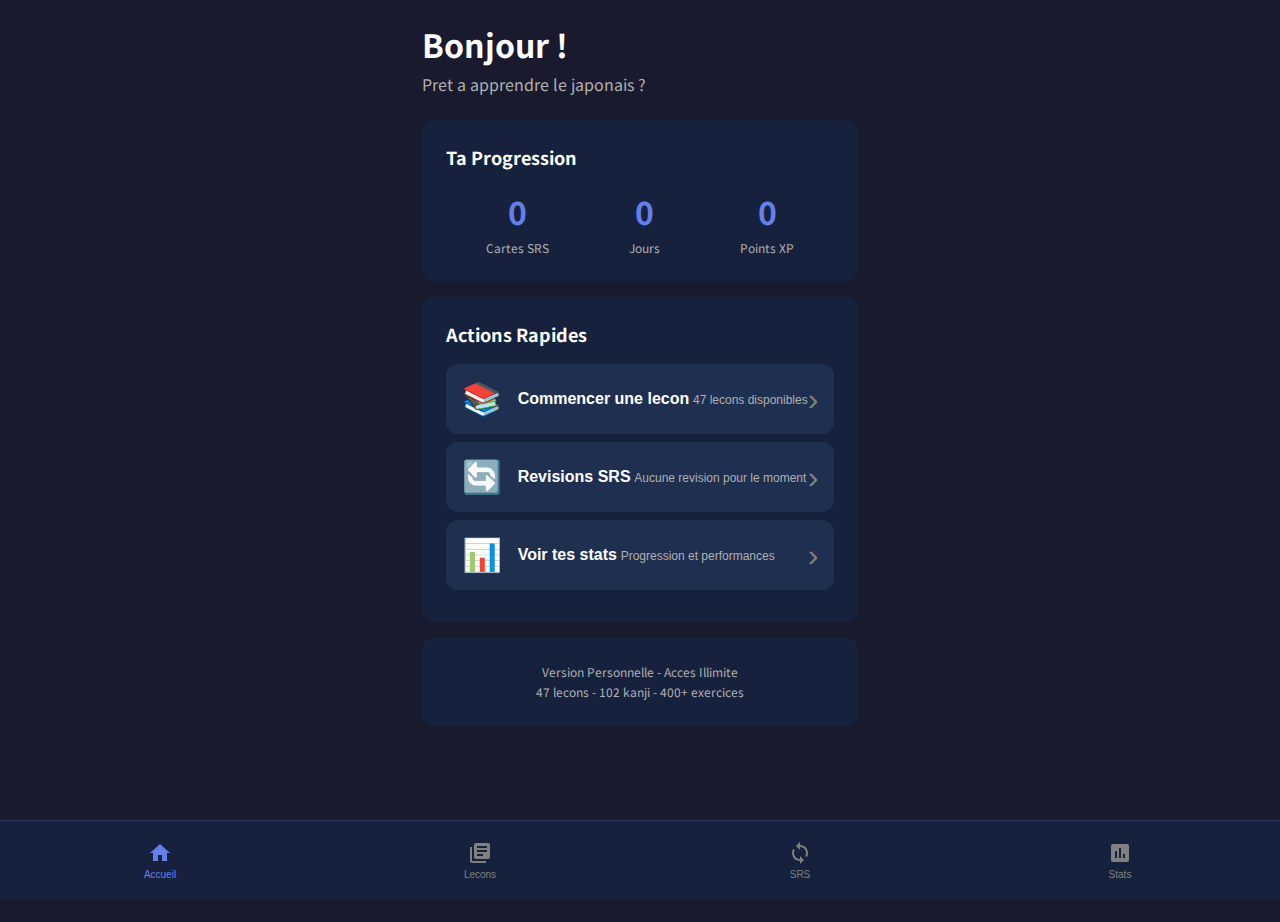
<file: index.html>
<!DOCTYPE html>
<html lang="fr">
<head>
    <meta charset="UTF-8">
    <meta name="viewport" content="width=device-width, initial-scale=1.0, maximum-scale=1.0, user-scalable=no, viewport-fit=cover">
    <meta name="apple-mobile-web-app-capable" content="yes">
    <meta name="apple-mobile-web-app-status-bar-style" content="black-translucent">
    <meta name="apple-mobile-web-app-title" content="Japonais">
    <meta name="theme-color" content="#1a1a2e">
    <meta name="description" content="Apprends le Japonais - Hiragana, Katakana, Kanji N5">

    <title>Japonais - Apprentissage Personnel</title>

    <!-- PWA Manifest -->
    <link rel="manifest" href="manifest.json">

    <!-- Apple Touch Icons -->
    <link rel="apple-touch-icon" href="icons/icon-192.png">
    <link rel="apple-touch-icon" sizes="152x152" href="icons/icon-152.png">
    <link rel="apple-touch-icon" sizes="180x180" href="icons/icon-180.png">
    <link rel="apple-touch-icon" sizes="167x167" href="icons/icon-167.png">

    <!-- Favicon -->
    <link rel="icon" type="image/svg+xml" href="icons/icon.svg">

    <!-- Styles -->
    <link rel="stylesheet" href="styles.css">

    <!-- Preload fonts -->
    <link rel="preconnect" href="https://fonts.googleapis.com">
    <link rel="preconnect" href="https://fonts.gstatic.com" crossorigin>
    <link href="https://fonts.googleapis.com/css2?family=Noto+Sans+JP:wght@400;500;600;700&display=swap" rel="stylesheet">
</head>
<body>
    <!-- App Container -->
    <div id="app">

        <!-- =========================================
             HOME SCREEN (HomeScreen.js EXACT)
             ========================================= -->
        <section id="home-screen" class="screen active">
            <!-- Header -->
            <div class="home-header">
                <div class="greeting">Bonjour !</div>
                <div class="home-subtitle">Pret a apprendre le japonais ?</div>
            </div>

            <!-- Stats Card -->
            <div class="stats-card">
                <div class="card-title">Ta Progression</div>
                <div class="stats-row">
                    <div class="stat-item">
                        <span class="stat-value" id="home-total-cards">0</span>
                        <span class="stat-label">Cartes SRS</span>
                    </div>
                    <div class="stat-item">
                        <span class="stat-value" id="home-streak">0</span>
                        <span class="stat-label">Jours</span>
                    </div>
                    <div class="stat-item">
                        <span class="stat-value" id="home-xp">0</span>
                        <span class="stat-label">Points XP</span>
                    </div>
                </div>
            </div>

            <!-- Quick Actions Card -->
            <div class="stats-card">
                <div class="card-title">Actions Rapides</div>

                <button class="action-button" id="btn-lessons">
                    <span class="action-emoji">📚</span>
                    <div class="action-text-container">
                        <span class="action-title">Commencer une lecon</span>
                        <span class="action-subtitle">47 lecons disponibles</span>
                    </div>
                    <span class="action-arrow">›</span>
                </button>

                <button class="action-button" id="btn-srs">
                    <span class="action-emoji">🔄</span>
                    <div class="action-text-container">
                        <span class="action-title">Revisions SRS</span>
                        <span class="action-subtitle" id="srs-subtitle">Aucune revision pour le moment</span>
                    </div>
                    <div id="srs-badge" class="badge-error hidden">
                        <span class="badge-text" id="srs-badge-count">0</span>
                    </div>
                    <span class="action-arrow">›</span>
                </button>

                <button class="action-button" id="btn-stats">
                    <span class="action-emoji">📊</span>
                    <div class="action-text-container">
                        <span class="action-title">Voir tes stats</span>
                        <span class="action-subtitle">Progression et performances</span>
                    </div>
                    <span class="action-arrow">›</span>
                </button>
            </div>

            <!-- Info Card -->
            <div class="stats-card">
                <div class="info-text">
                    Version Personnelle - Acces Illimite<br>
                    47 lecons - 102 kanji - 400+ exercices
                </div>
            </div>
        </section>

        <!-- =========================================
             LESSONS SCREEN (LessonsScreen.js EXACT)
             ========================================= -->
        <section id="lessons-screen" class="screen">
            <!-- Header -->
            <div class="lessons-header">
                <div class="lessons-title">📚 Lecons</div>
                <div class="lessons-subtitle">Choisis ce que tu veux apprendre</div>
            </div>

            <!-- Categories Horizontal Scroll -->
            <div class="categories-container">
                <div class="categories-content" id="categories-tabs">
                    <button class="category-card active" data-category="hiragana">
                        <span class="category-emoji">あ</span>
                        <span class="category-name">Hiragana</span>
                        <span class="category-count">10 lecons</span>
                    </button>
                    <button class="category-card" data-category="katakana">
                        <span class="category-emoji">ア</span>
                        <span class="category-name">Katakana</span>
                        <span class="category-count">11 lecons</span>
                    </button>
                    <button class="category-card" data-category="vocabulary">
                        <span class="category-emoji">数</span>
                        <span class="category-name">Vocabulaire</span>
                        <span class="category-count">6 lecons</span>
                    </button>
                    <button class="category-card" data-category="kanji">
                        <span class="category-emoji">漢</span>
                        <span class="category-name">Kanji</span>
                        <span class="category-count">20 lecons</span>
                    </button>
                </div>
            </div>

            <!-- Lessons List -->
            <div id="lessons-list" class="lessons-list"></div>
        </section>

        <!-- =========================================
             LESSON DETAIL SCREEN
             ========================================= -->
        <section id="lesson-detail-screen" class="screen">
            <button class="back-btn" id="back-from-detail">
                <span>‹</span>
                <span>Retour</span>
            </button>

            <div class="lesson-detail-header">
                <div class="lesson-detail-title" id="lesson-title">Titre</div>
                <div class="lesson-detail-desc" id="lesson-description">Description</div>
                <div class="lesson-meta">
                    <span class="meta-item" id="lesson-chars-count">0 caracteres</span>
                    <span class="meta-item" id="lesson-difficulty">Debutant</span>
                </div>
            </div>

            <div class="characters-section-title">Caracteres de la lecon</div>
            <div id="characters-grid" class="characters-grid"></div>

            <button id="start-exercises-btn" class="button">
                <span class="button-text">Commencer les exercices</span>
            </button>
        </section>

        <!-- =========================================
             EXERCISE SCREEN (ExerciseScreen.js EXACT)
             ========================================= -->
        <section id="exercise-screen" class="screen">
            <!-- Exercise Header -->
            <div class="exercise-header">
                <button class="close-button" id="close-exercise">✕</button>
                <div class="exercise-progress-container">
                    <div id="exercise-progress-bar" class="exercise-progress-bar" style="width: 0%"></div>
                </div>
                <div class="lives-container">
                    <span class="lives-text" id="lives-display">∞</span>
                </div>
            </div>

            <!-- Streak Banner (hidden by default) -->
            <div id="streak-banner" class="streak-banner hidden">
                <span class="streak-text" id="streak-text">🔥 Serie de 0 !</span>
            </div>

            <!-- Exercise Content -->
            <div class="exercise-content">
                <div class="exercise-question" id="exercise-question">Question</div>
                <div class="exercise-character" id="exercise-character"></div>
                <div id="exercise-options" class="exercise-options"></div>
                <div id="transcription-container" class="transcription-container hidden">
                    <input type="text" id="transcription-input" class="transcription-input" placeholder="Tape ta reponse..." autocomplete="off" autocapitalize="off">
                    <button id="submit-answer-btn" class="button" style="margin-top: 16px;">
                        <span class="button-text">Valider</span>
                    </button>
                </div>
            </div>

            <!-- Feedback Overlay -->
            <div id="feedback-overlay" class="feedback-overlay hidden">
                <span class="feedback-text" id="feedback-text"></span>
            </div>
        </section>

        <!-- =========================================
             RESULTS SCREEN
             ========================================= -->
        <section id="results-screen" class="screen">
            <div class="results-container">
                <div class="results-title" id="results-title">🎉 Lecon Terminee !</div>

                <div class="stats-grid">
                    <div class="stat-card">
                        <span class="stat-card-value" id="result-accuracy">0%</span>
                        <span class="stat-card-label">Precision</span>
                    </div>
                    <div class="stat-card">
                        <span class="stat-card-value" id="result-score">0/0</span>
                        <span class="stat-card-label">Correct</span>
                    </div>
                    <div class="stat-card">
                        <span class="stat-card-value xp" id="result-xp">+0</span>
                        <span class="stat-card-label">XP</span>
                    </div>
                </div>

                <button id="results-done-btn" class="button">
                    <span class="button-text">Termine</span>
                </button>
            </div>
        </section>

        <!-- =========================================
             SRS SCREEN
             ========================================= -->
        <section id="srs-screen" class="screen">
            <button class="back-btn" id="back-from-srs">
                <span>‹</span>
                <span>Retour</span>
            </button>

            <div class="srs-header-card">
                <div class="title" style="margin-bottom: 8px;">Revisions SRS</div>
                <div class="text-secondary">Cartes a reviser aujourd'hui</div>
                <div class="srs-stats">
                    <div class="stat-item">
                        <span class="stat-value" id="srs-new">0</span>
                        <span class="stat-label">Nouvelles</span>
                    </div>
                    <div class="stat-item">
                        <span class="stat-value" id="srs-learning">0</span>
                        <span class="stat-label">En cours</span>
                    </div>
                    <div class="stat-item">
                        <span class="stat-value" id="srs-review">0</span>
                        <span class="stat-label">Revision</span>
                    </div>
                </div>
            </div>

            <!-- SRS Card -->
            <div id="srs-card-container" class="srs-card-container">
                <div class="srs-card" id="srs-card">
                    <span class="srs-character" id="srs-character"></span>
                    <div id="srs-answer-container" class="hidden">
                        <span class="srs-answer" id="srs-answer"></span>
                        <span class="srs-reading" id="srs-reading"></span>
                    </div>
                </div>
            </div>

            <button id="srs-show-btn" class="button">
                <span class="button-text">Montrer la reponse</span>
            </button>

            <div id="srs-buttons" class="srs-buttons hidden">
                <button class="srs-btn again" data-quality="0">
                    <span class="srs-btn-label">A revoir</span>
                    <span class="srs-btn-time">&lt;1min</span>
                </button>
                <button class="srs-btn hard" data-quality="2">
                    <span class="srs-btn-label">Difficile</span>
                    <span class="srs-btn-time">1j</span>
                </button>
                <button class="srs-btn good" data-quality="3">
                    <span class="srs-btn-label">Bien</span>
                    <span class="srs-btn-time">3j</span>
                </button>
                <button class="srs-btn easy" data-quality="4">
                    <span class="srs-btn-label">Facile</span>
                    <span class="srs-btn-time">7j</span>
                </button>
            </div>

            <!-- SRS Complete -->
            <div id="srs-complete" class="srs-complete hidden">
                <div class="complete-icon">🎉</div>
                <div class="title">Revisions terminees !</div>
                <div class="text-secondary" style="margin: 16px 0;">Tu as revise <span id="srs-reviewed-count">0</span> cartes</div>
                <button class="button" id="srs-back-home">
                    <span class="button-text">Retour a l'accueil</span>
                </button>
            </div>
        </section>

        <!-- =========================================
             STATS SCREEN
             ========================================= -->
        <section id="stats-screen" class="screen">
            <button class="back-btn" id="back-from-stats">
                <span>‹</span>
                <span>Retour</span>
            </button>

            <div class="title">📊 Statistiques</div>

            <div class="stats-container">
                <div class="card">
                    <div class="card-title">Progression Generale</div>
                    <div class="stats-grid-2">
                        <div class="stat-box">
                            <span class="stat-box-value" id="stats-xp">0</span>
                            <span class="stat-box-label">XP Total</span>
                        </div>
                        <div class="stat-box">
                            <span class="stat-box-value" id="stats-streak">0</span>
                            <span class="stat-box-label">Jours d'affilee</span>
                        </div>
                        <div class="stat-box">
                            <span class="stat-box-value" id="stats-lessons">0</span>
                            <span class="stat-box-label">Lecons terminees</span>
                        </div>
                        <div class="stat-box">
                            <span class="stat-box-value" id="stats-exercises">0</span>
                            <span class="stat-box-label">Exercices faits</span>
                        </div>
                    </div>
                </div>

                <div class="card">
                    <div class="card-title">Precision</div>
                    <div class="stats-grid-2">
                        <div class="stat-box">
                            <span class="stat-box-value" id="stats-correct">0</span>
                            <span class="stat-box-label">Reponses correctes</span>
                        </div>
                        <div class="stat-box">
                            <span class="stat-box-value" id="stats-accuracy">0%</span>
                            <span class="stat-box-label">Taux de reussite</span>
                        </div>
                    </div>
                </div>

                <div class="card">
                    <div class="card-title">Cartes SRS</div>
                    <div class="stats-grid-2">
                        <div class="stat-box">
                            <span class="stat-box-value" id="stats-srs-total">0</span>
                            <span class="stat-box-label">Total de cartes</span>
                        </div>
                        <div class="stat-box">
                            <span class="stat-box-value" id="stats-srs-mastered">0</span>
                            <span class="stat-box-label">Maitrisees</span>
                        </div>
                    </div>
                </div>
            </div>
        </section>

        <!-- =========================================
             CHARACTER MODAL
             ========================================= -->
        <div id="character-modal" class="modal hidden">
            <div class="modal-content">
                <button class="modal-close" id="close-modal">×</button>
                <div class="modal-character" id="modal-char"></div>
                <div class="modal-romaji" id="modal-romaji"></div>
                <div class="modal-mnemonic" id="modal-mnemonic"></div>
                <button class="audio-btn" id="modal-audio-btn">
                    🔊 Ecouter
                </button>
                <!-- Kanji specific info -->
                <div id="kanji-details" class="kanji-details hidden">
                    <div class="reading-section">
                        <span class="reading-label">On'yomi:</span>
                        <span id="modal-onyomi" class="reading-value"></span>
                    </div>
                    <div class="reading-section">
                        <span class="reading-label">Kun'yomi:</span>
                        <span id="modal-kunyomi" class="reading-value"></span>
                    </div>
                    <div class="kanji-examples" id="modal-examples"></div>
                </div>
            </div>
        </div>

        <!-- =========================================
             BOTTOM NAVIGATION
             ========================================= -->
        <nav id="bottom-nav">
            <button class="nav-item active" data-screen="home">
                <svg viewBox="0 0 24 24" fill="currentColor">
                    <path d="M10 20v-6h4v6h5v-8h3L12 3 2 12h3v8z"/>
                </svg>
                <span>Accueil</span>
            </button>
            <button class="nav-item" data-screen="lessons">
                <svg viewBox="0 0 24 24" fill="currentColor">
                    <path d="M4 6H2v14c0 1.1.9 2 2 2h14v-2H4V6zm16-4H8c-1.1 0-2 .9-2 2v12c0 1.1.9 2 2 2h12c1.1 0 2-.9 2-2V4c0-1.1-.9-2-2-2zm-1 9H9V9h10v2zm-4 4H9v-2h6v2zm4-8H9V5h10v2z"/>
                </svg>
                <span>Lecons</span>
            </button>
            <button class="nav-item" data-screen="srs">
                <svg viewBox="0 0 24 24" fill="currentColor">
                    <path d="M12 4V1L8 5l4 4V6c3.31 0 6 2.69 6 6 0 1.01-.25 1.97-.7 2.8l1.46 1.46C19.54 15.03 20 13.57 20 12c0-4.42-3.58-8-8-8zm0 14c-3.31 0-6-2.69-6-6 0-1.01.25-1.97.7-2.8L5.24 7.74C4.46 8.97 4 10.43 4 12c0 4.42 3.58 8 8 8v3l4-4-4-4v3z"/>
                </svg>
                <span>SRS</span>
            </button>
            <button class="nav-item" data-screen="stats">
                <svg viewBox="0 0 24 24" fill="currentColor">
                    <path d="M19 3H5c-1.1 0-2 .9-2 2v14c0 1.1.9 2 2 2h14c1.1 0 2-.9 2-2V5c0-1.1-.9-2-2-2zM9 17H7v-7h2v7zm4 0h-2V7h2v10zm4 0h-2v-4h2v4z"/>
                </svg>
                <span>Stats</span>
            </button>
        </nav>
    </div>

    <!-- Loading Overlay -->
    <div id="loading-overlay" class="loading-overlay hidden">
        <div class="spinner"></div>
        <span class="loading-text">Chargement...</span>
    </div>

    <!-- Toast Container -->
    <div id="toast-container"></div>

    <!-- Scripts -->
    <script src="data.js"></script>
    <script src="srs.js"></script>
    <script src="exercises.js"></script>
    <script src="app.js"></script>

    <!-- Register Service Worker -->
    <script>
        if ('serviceWorker' in navigator) {
            window.addEventListener('load', () => {
                navigator.serviceWorker.register('sw.js')
                    .then(reg => console.log('SW registered'))
                    .catch(err => console.log('SW registration failed:', err));
            });
        }
    </script>
</body>
</html>
</file>
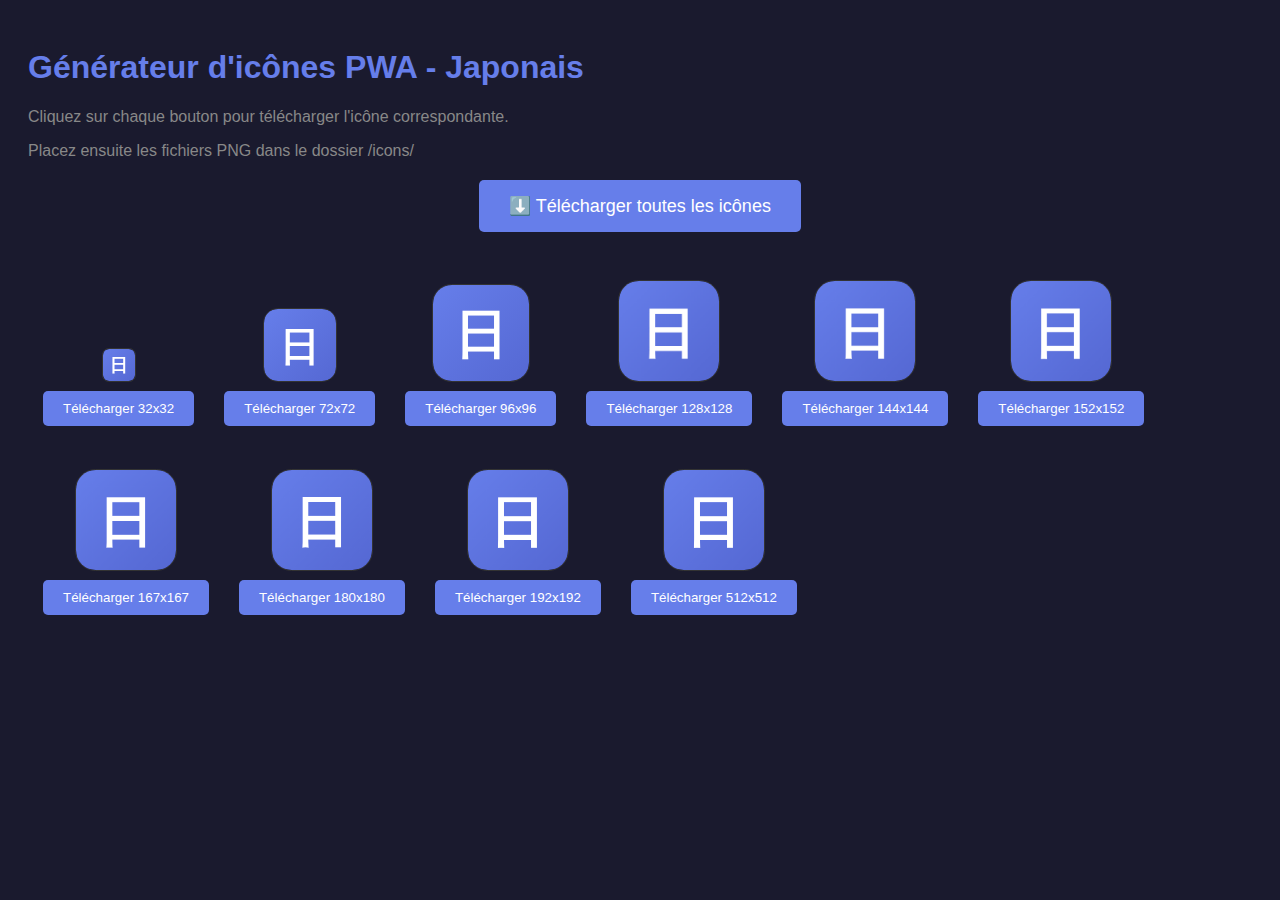
<file: icons/generate-icons.html>
<!DOCTYPE html>
<html>
<head>
    <title>Générateur d'icônes PWA</title>
    <style>
        body {
            font-family: Arial, sans-serif;
            padding: 20px;
            background: #1a1a2e;
            color: white;
        }
        .icon-preview {
            display: inline-block;
            margin: 10px;
            text-align: center;
        }
        canvas {
            border: 1px solid #333;
            border-radius: 20%;
        }
        h1 { color: #667eea; }
        p { color: #888; }
        button {
            background: #667eea;
            color: white;
            border: none;
            padding: 10px 20px;
            margin: 5px;
            cursor: pointer;
            border-radius: 5px;
        }
        button:hover { background: #5568d3; }
    </style>
</head>
<body>
    <h1>Générateur d'icônes PWA - Japonais</h1>
    <p>Cliquez sur chaque bouton pour télécharger l'icône correspondante.</p>
    <p>Placez ensuite les fichiers PNG dans le dossier /icons/</p>

    <div id="icons"></div>

    <script>
        const sizes = [32, 72, 96, 128, 144, 152, 167, 180, 192, 512];

        function createIcon(size) {
            const canvas = document.createElement('canvas');
            canvas.width = size;
            canvas.height = size;
            const ctx = canvas.getContext('2d');

            // Gradient background (matching theme.js colors)
            const gradient = ctx.createLinearGradient(0, 0, size, size);
            gradient.addColorStop(0, '#667eea');
            gradient.addColorStop(1, '#5568d3');

            // Rounded rectangle
            const radius = size * 0.2;
            ctx.beginPath();
            ctx.moveTo(radius, 0);
            ctx.lineTo(size - radius, 0);
            ctx.quadraticCurveTo(size, 0, size, radius);
            ctx.lineTo(size, size - radius);
            ctx.quadraticCurveTo(size, size, size - radius, size);
            ctx.lineTo(radius, size);
            ctx.quadraticCurveTo(0, size, 0, size - radius);
            ctx.lineTo(0, radius);
            ctx.quadraticCurveTo(0, 0, radius, 0);
            ctx.closePath();
            ctx.fillStyle = gradient;
            ctx.fill();

            // Japanese character 日
            ctx.fillStyle = 'white';
            ctx.font = `bold ${size * 0.55}px "Noto Sans JP", sans-serif`;
            ctx.textAlign = 'center';
            ctx.textBaseline = 'middle';
            ctx.fillText('日', size / 2, size / 2 + size * 0.05);

            return canvas;
        }

        function downloadIcon(size) {
            const canvas = createIcon(size);
            const link = document.createElement('a');
            link.download = `icon-${size}.png`;
            link.href = canvas.toDataURL('image/png');
            link.click();
        }

        // Generate previews
        const container = document.getElementById('icons');
        sizes.forEach(size => {
            const div = document.createElement('div');
            div.className = 'icon-preview';

            const canvas = createIcon(Math.min(size, 192));
            canvas.style.width = Math.min(size, 100) + 'px';
            canvas.style.height = Math.min(size, 100) + 'px';

            const btn = document.createElement('button');
            btn.textContent = `Télécharger ${size}x${size}`;
            btn.onclick = () => downloadIcon(size);

            div.appendChild(document.createElement('br'));
            div.appendChild(canvas);
            div.appendChild(document.createElement('br'));
            div.appendChild(btn);

            container.appendChild(div);
        });

        // Download all button
        const allBtn = document.createElement('button');
        allBtn.textContent = '⬇️ Télécharger toutes les icônes';
        allBtn.style.display = 'block';
        allBtn.style.margin = '20px auto';
        allBtn.style.fontSize = '18px';
        allBtn.style.padding = '15px 30px';
        allBtn.onclick = () => {
            sizes.forEach((size, i) => {
                setTimeout(() => downloadIcon(size), i * 200);
            });
        };
        container.insertBefore(allBtn, container.firstChild);
    </script>
</body>
</html>
</file>
<file: styles.css>
/* =========================================
   JAPONAIS - PWA Personal Learning App
   COPIE CONFORME de l'app mobile React Native
   ========================================= */

/* CSS Variables - EXACT MATCH avec theme.js */
:root {
    /* Couleurs principales (theme.js) */
    --primary: #667eea;
    --primary-dark: #5568d3;
    --primary-light: #7e92f7;

    /* Couleurs de fond */
    --background: #1a1a2e;
    --background-light: #16213e;
    --background-dark: #0f0f1e;

    /* Couleurs de surface (cartes, modales) */
    --surface: #16213e;
    --surface-light: #1e2f4f;
    --surface-dark: #0f1929;

    /* Couleurs de texte */
    --text: #ffffff;
    --text-secondary: #b0b0b0;
    --text-muted: #808080;

    /* Couleurs d'etat */
    --success: #4caf50;
    --error: #ff4757;
    --warning: #ffa726;
    --info: #29b6f6;

    /* Couleurs specifiques */
    --accent: #764ba2;
    --accent-secondary: #f093fb;

    /* Vies */
    --lives: #ff6b9d;

    /* SRS */
    --srs-easy: #4caf50;
    --srs-good: #29b6f6;
    --srs-hard: #ffa726;
    --srs-again: #ff4757;

    /* Badges */
    --badge-gold: #ffd700;
    --badge-silver: #c0c0c0;
    --badge-bronze: #cd7f32;

    /* Streak */
    --streak-fire: #ff6348;

    /* Bordures */
    --border: #2d3561;
    --border-light: #3d4571;

    /* FONTS (theme.js) */
    --font-tiny: 10px;
    --font-small: 12px;
    --font-medium: 14px;
    --font-regular: 16px;
    --font-large: 18px;
    --font-xlarge: 20px;
    --font-xxlarge: 24px;
    --font-xxxlarge: 32px;
    --font-huge: 48px;

    /* SIZES (theme.js) */
    --padding: 16px;
    --padding-small: 8px;
    --padding-large: 24px;
    --margin: 16px;
    --margin-small: 8px;
    --margin-large: 24px;

    --radius: 12px;
    --radius-small: 8px;
    --radius-large: 16px;
    --radius-round: 50px;

    --button-height: 50px;
    --button-height-small: 40px;
    --button-height-large: 60px;
    --header-height: 60px;
    --footer-height: 80px;

    --screen-padding: 20px;
    --character-card-size: 80px;

    /* Safe Areas */
    --safe-top: env(safe-area-inset-top, 0px);
    --safe-bottom: env(safe-area-inset-bottom, 0px);
}

/* Reset & Base */
*, *::before, *::after {
    box-sizing: border-box;
    margin: 0;
    padding: 0;
}

html {
    font-size: 16px;
    -webkit-text-size-adjust: 100%;
    -webkit-tap-highlight-color: transparent;
}

body {
    font-family: -apple-system, BlinkMacSystemFont, 'Segoe UI', Roboto, 'Noto Sans JP', sans-serif;
    background: var(--background);
    color: var(--text);
    line-height: 1.5;
    min-height: 100vh;
    min-height: -webkit-fill-available;
    overflow-x: hidden;
    -webkit-font-smoothing: antialiased;
}

/* Scrollbar */
::-webkit-scrollbar { width: 0; height: 0; }

/* App Container */
#app {
    display: flex;
    flex-direction: column;
    min-height: 100vh;
    padding-bottom: calc(var(--footer-height) + var(--safe-bottom));
}

/* Hidden */
.hidden { display: none !important; }

/* =========================================
   GLOBAL STYLES (globalStyles.js)
   ========================================= */

/* Cards - EXACT MATCH */
.card {
    background-color: var(--surface);
    border-radius: var(--radius);
    padding: var(--padding);
    margin-bottom: var(--margin);
    box-shadow: 0 4px 8px rgba(0, 0, 0, 0.15);
}

.card-small {
    background-color: var(--surface);
    border-radius: var(--radius-small);
    padding: var(--padding-small);
    margin-bottom: var(--margin-small);
    box-shadow: 0 2px 4px rgba(0, 0, 0, 0.1);
}

/* Text Styles */
.title {
    font-size: var(--font-xxxlarge);
    font-weight: bold;
    color: var(--text);
    margin-bottom: var(--margin);
}

.subtitle {
    font-size: var(--font-xlarge);
    font-weight: 600;
    color: var(--text);
    margin-bottom: var(--margin-small);
}

.text { font-size: var(--font-regular); color: var(--text); }
.text-secondary { font-size: var(--font-medium); color: var(--text-secondary); }
.text-muted { font-size: var(--font-small); color: var(--text-muted); }
.text-bold { font-weight: bold; }
.text-center { text-align: center; }

/* Buttons - EXACT MATCH globalStyles.js */
.button {
    background-color: var(--primary);
    border-radius: var(--radius);
    height: var(--button-height);
    display: flex;
    justify-content: center;
    align-items: center;
    padding: 0 var(--padding);
    border: none;
    cursor: pointer;
    box-shadow: 0 4px 8px rgba(0, 0, 0, 0.15);
    transition: transform 0.1s, opacity 0.1s;
    width: 100%;
}

.button:active {
    transform: scale(0.98);
    opacity: 0.9;
}

.button-text {
    color: var(--text);
    font-size: var(--font-regular);
    font-weight: bold;
}

.button-secondary {
    background-color: var(--surface);
    border: 2px solid var(--primary);
    border-radius: var(--radius);
    height: var(--button-height);
    display: flex;
    justify-content: center;
    align-items: center;
    padding: 0 var(--padding);
    cursor: pointer;
    width: 100%;
}

.button-secondary-text {
    color: var(--primary);
    font-size: var(--font-regular);
    font-weight: bold;
}

/* Badge */
.badge {
    background-color: var(--primary);
    border-radius: var(--radius-round);
    padding: 6px 12px;
    margin-right: var(--margin-small);
    display: inline-flex;
}

.badge-text {
    color: var(--text);
    font-size: var(--font-small);
    font-weight: bold;
}

.badge-error {
    background-color: var(--error);
    border-radius: 12px;
    min-width: 24px;
    height: 24px;
    display: flex;
    justify-content: center;
    align-items: center;
    padding: 0 8px;
    margin-right: var(--margin-small);
}

/* Progress Bar */
.progress-bar-container {
    height: 8px;
    background-color: var(--surface-light);
    border-radius: var(--radius-small);
    overflow: hidden;
}

.progress-bar {
    height: 100%;
    background-color: var(--primary);
    border-radius: var(--radius-small);
    transition: width 0.3s ease;
}

/* Divider */
.divider {
    height: 1px;
    background-color: var(--border);
    margin: var(--margin) 0;
}

/* Row & Column Layouts */
.row { display: flex; flex-direction: row; align-items: center; }
.row-between { display: flex; flex-direction: row; align-items: center; justify-content: space-between; }
.row-center { display: flex; flex-direction: row; align-items: center; justify-content: center; }
.column { display: flex; flex-direction: column; }

/* =========================================
   SCREEN CONTAINER
   ========================================= */

.screen {
    display: none;
    flex: 1;
    padding: var(--screen-padding);
    padding-bottom: calc(var(--footer-height) + var(--safe-bottom) + 20px);
    overflow-y: auto;
}

.screen.active {
    display: block;
    animation: fadeIn 0.3s ease;
}

@keyframes fadeIn {
    from { opacity: 0; transform: translateY(10px); }
    to { opacity: 1; transform: translateY(0); }
}

/* =========================================
   HOME SCREEN (HomeScreen.js EXACT)
   ========================================= */

.home-header {
    margin-bottom: var(--margin-large);
}

.greeting {
    font-size: var(--font-xxxlarge);
    font-weight: bold;
    color: var(--text);
}

.home-subtitle {
    font-size: var(--font-regular);
    color: var(--text-secondary);
    margin-top: 4px;
}

/* Stats Card */
.stats-card {
    background-color: var(--surface);
    border-radius: var(--radius);
    padding: calc(var(--padding) * 1.5);
    margin-bottom: var(--margin);
}

.card-title {
    font-size: var(--font-large);
    font-weight: bold;
    color: var(--text);
    margin-bottom: var(--margin);
}

.stats-row {
    display: flex;
    flex-direction: row;
    justify-content: space-around;
}

.stat-item {
    display: flex;
    flex-direction: column;
    align-items: center;
}

.stat-value {
    font-size: var(--font-xxxlarge);
    font-weight: bold;
    color: var(--primary);
}

.stat-label {
    font-size: var(--font-small);
    color: var(--text-secondary);
    margin-top: 4px;
}

/* Action Buttons - EXACT from HomeScreen.js */
.action-button {
    display: flex;
    flex-direction: row;
    align-items: center;
    background-color: var(--surface-light);
    border-radius: var(--radius);
    padding: var(--padding);
    margin-bottom: var(--margin-small);
    cursor: pointer;
    border: none;
    width: 100%;
    text-align: left;
    transition: transform 0.1s, background 0.1s;
}

.action-button:active {
    transform: scale(0.98);
    background-color: var(--surface);
}

.action-emoji {
    font-size: 32px;
    margin-right: var(--margin);
    width: 40px;
    text-align: center;
}

.action-text-container {
    flex: 1;
}

.action-title {
    font-size: var(--font-regular);
    font-weight: 600;
    color: var(--text);
}

.action-subtitle {
    font-size: var(--font-small);
    color: var(--text-secondary);
    margin-top: 2px;
}

.action-arrow {
    font-size: 32px;
    color: var(--text-muted);
}

/* Info Text */
.info-text {
    font-size: var(--font-small);
    color: var(--text-secondary);
    text-align: center;
    line-height: 20px;
}

/* =========================================
   LESSONS SCREEN (LessonsScreen.js EXACT)
   ========================================= */

.lessons-header {
    padding-bottom: var(--padding-small);
}

.lessons-title {
    font-size: var(--font-xxxlarge);
    font-weight: bold;
    color: var(--text);
}

.lessons-subtitle {
    font-size: var(--font-regular);
    color: var(--text-secondary);
    margin-top: 4px;
}

/* Categories Horizontal Scroll */
.categories-container {
    margin-bottom: var(--margin);
    overflow-x: auto;
    -webkit-overflow-scrolling: touch;
    scrollbar-width: none;
}

.categories-container::-webkit-scrollbar { display: none; }

.categories-content {
    display: flex;
    flex-direction: row;
    gap: var(--margin-small);
    padding-bottom: var(--padding-small);
}

.category-card {
    background-color: var(--surface);
    border-radius: var(--radius);
    padding: var(--padding);
    min-width: 100px;
    display: flex;
    flex-direction: column;
    align-items: center;
    border: 2px solid transparent;
    cursor: pointer;
    transition: all 0.2s;
    flex-shrink: 0;
}

.category-card.active {
    background-color: var(--surface-light);
    border-color: var(--primary);
}

.category-emoji {
    font-size: 32px;
    margin-bottom: 8px;
}

.category-name {
    font-size: var(--font-regular);
    font-weight: 600;
    color: var(--text-secondary);
}

.category-card.active .category-name {
    color: var(--primary);
}

.category-count {
    font-size: var(--font-small);
    color: var(--text-muted);
    margin-top: 4px;
}

/* Lesson Cards */
.lessons-list {
    display: flex;
    flex-direction: column;
    gap: 0;
}

.lesson-card {
    background-color: var(--surface);
    border-radius: var(--radius);
    padding: var(--padding);
    margin-bottom: var(--margin);
    cursor: pointer;
    box-shadow: 0 4px 8px rgba(0, 0, 0, 0.15);
    transition: transform 0.1s;
    border: none;
    width: 100%;
    text-align: left;
}

.lesson-card:active {
    transform: scale(0.98);
}

.lesson-header {
    display: flex;
    flex-direction: row;
    justify-content: space-between;
    align-items: center;
    margin-bottom: var(--margin-small);
}

.lesson-number {
    font-size: var(--font-small);
    color: var(--primary);
    font-weight: 600;
}

.difficulty-badge {
    background-color: var(--surface-light);
    padding: 4px 12px;
    border-radius: var(--radius-small);
}

.difficulty-text {
    font-size: var(--font-small);
    color: var(--text-secondary);
    font-weight: 600;
}

.lesson-title {
    font-size: var(--font-large);
    font-weight: bold;
    color: var(--text);
    margin-bottom: var(--margin-small);
}

.lesson-description {
    font-size: var(--font-medium);
    color: var(--text-secondary);
    margin-bottom: var(--margin);
}

.lesson-footer {
    display: flex;
    flex-direction: row;
    justify-content: space-between;
    align-items: center;
}

.lesson-characters {
    font-size: var(--font-small);
    color: var(--text-muted);
}

.lesson-arrow {
    font-size: 32px;
    color: var(--text-muted);
}

/* =========================================
   LESSON DETAIL SCREEN
   ========================================= */

.lesson-detail-header {
    background: linear-gradient(135deg, var(--surface), var(--surface-dark));
    border-radius: var(--radius-large);
    padding: var(--padding-large);
    margin-bottom: var(--margin-large);
    text-align: center;
}

.lesson-detail-title {
    font-size: var(--font-xxlarge);
    font-weight: bold;
    color: var(--text);
    margin-bottom: var(--margin-small);
}

.lesson-detail-desc {
    font-size: var(--font-medium);
    color: var(--text-secondary);
    margin-bottom: var(--margin);
}

.lesson-meta {
    display: flex;
    justify-content: center;
    gap: var(--margin-large);
}

.meta-item {
    font-size: var(--font-small);
    color: var(--text-muted);
}

/* Characters Grid */
.characters-section-title {
    font-size: var(--font-regular);
    font-weight: 600;
    color: var(--text-secondary);
    margin-bottom: var(--margin);
}

.characters-grid {
    display: grid;
    grid-template-columns: repeat(auto-fill, minmax(var(--character-card-size), 1fr));
    gap: var(--margin-small);
    margin-bottom: var(--margin-large);
}

.character-card {
    background-color: var(--surface);
    border-radius: var(--radius);
    padding: var(--padding);
    display: flex;
    flex-direction: column;
    align-items: center;
    gap: 4px;
    cursor: pointer;
    transition: transform 0.1s, background 0.1s;
    border: none;
    aspect-ratio: 1;
}

.character-card:active {
    transform: scale(0.95);
    background-color: var(--surface-light);
}

.char-main {
    font-size: var(--font-xxxlarge);
    color: var(--text);
}

.char-romaji {
    font-size: var(--font-small);
    color: var(--text-secondary);
}

/* =========================================
   EXERCISE SCREEN (ExerciseScreen.js EXACT)
   ========================================= */

.exercise-header {
    display: flex;
    flex-direction: row;
    align-items: center;
    padding: var(--screen-padding);
    gap: var(--margin);
    background-color: var(--background);
    position: sticky;
    top: 0;
    z-index: 10;
}

.close-button {
    font-size: 28px;
    color: var(--text);
    font-weight: bold;
    background: none;
    border: none;
    cursor: pointer;
    padding: 0;
    line-height: 1;
}

.exercise-progress-container {
    flex: 1;
    height: 12px;
    background-color: var(--surface);
    border-radius: var(--radius-small);
    overflow: hidden;
}

.exercise-progress-bar {
    height: 100%;
    background-color: var(--primary);
    border-radius: var(--radius-small);
    transition: width 0.3s ease;
}

.lives-container {
    background-color: var(--surface);
    padding: var(--padding-small) var(--padding);
    border-radius: var(--radius-small);
}

.lives-text {
    font-size: var(--font-medium);
    font-weight: 600;
    color: var(--text);
}

/* Streak Banner */
.streak-banner {
    background-color: rgba(102, 126, 234, 0.2);
    padding: var(--padding-small);
    text-align: center;
}

.streak-text {
    font-size: var(--font-medium);
    font-weight: bold;
    color: var(--primary);
}

/* Exercise Content */
.exercise-content {
    flex: 1;
    padding: var(--screen-padding);
    display: flex;
    flex-direction: column;
}

.exercise-question {
    font-size: var(--font-regular);
    color: var(--text-secondary);
    text-align: center;
    margin-bottom: var(--margin-large);
}

.exercise-character {
    font-size: 80px;
    text-align: center;
    color: var(--text);
    margin-bottom: var(--margin-large);
}

/* Options Grid */
.exercise-options {
    display: grid;
    grid-template-columns: repeat(2, 1fr);
    gap: var(--margin);
    margin-bottom: var(--margin);
}

.option-btn {
    padding: var(--padding);
    background-color: var(--surface);
    border: 2px solid transparent;
    border-radius: var(--radius);
    color: var(--text);
    font-size: var(--font-large);
    cursor: pointer;
    transition: all 0.15s;
    min-height: 60px;
    display: flex;
    align-items: center;
    justify-content: center;
}

.option-btn:active {
    transform: scale(0.98);
}

.option-btn.selected {
    border-color: var(--primary);
    background-color: rgba(102, 126, 234, 0.2);
}

.option-btn.correct {
    border-color: var(--success);
    background-color: rgba(76, 175, 80, 0.2);
}

.option-btn.incorrect {
    border-color: var(--error);
    background-color: rgba(255, 71, 87, 0.2);
}

.option-btn:disabled {
    cursor: not-allowed;
    opacity: 0.7;
}

/* Transcription Input */
.transcription-container {
    margin-bottom: var(--margin);
}

.transcription-input {
    width: 100%;
    padding: var(--padding);
    background-color: var(--surface);
    border: 2px solid var(--surface);
    border-radius: var(--radius);
    color: var(--text);
    font-size: var(--font-large);
    text-align: center;
    outline: none;
    transition: border-color 0.15s;
}

.transcription-input:focus {
    border-color: var(--primary);
}

.transcription-input.correct {
    border-color: var(--success);
}

.transcription-input.incorrect {
    border-color: var(--error);
}

/* Feedback Overlay */
.feedback-overlay {
    position: fixed;
    top: 40%;
    left: 0;
    right: 0;
    text-align: center;
    pointer-events: none;
    z-index: 100;
}

.feedback-text {
    font-size: var(--font-huge);
    font-weight: bold;
    color: var(--text);
    text-shadow: 0 2px 8px rgba(0, 0, 0, 0.5);
}

/* =========================================
   RESULTS SCREEN
   ========================================= */

.results-container {
    flex: 1;
    display: flex;
    flex-direction: column;
    justify-content: center;
    padding: var(--screen-padding);
}

.results-title {
    font-size: var(--font-xxxlarge);
    font-weight: bold;
    color: var(--text);
    text-align: center;
    margin-bottom: calc(var(--margin) * 3);
}

.stats-grid {
    display: flex;
    flex-direction: row;
    gap: var(--margin);
    margin-bottom: calc(var(--margin) * 3);
}

.stat-card {
    flex: 1;
    background-color: var(--surface);
    border-radius: var(--radius);
    padding: calc(var(--padding) * 2);
    text-align: center;
}

.stat-card-value {
    font-size: var(--font-xxxlarge);
    font-weight: bold;
    color: var(--success);
    margin-bottom: var(--margin-small);
}

.stat-card-value.xp {
    color: var(--primary);
}

.stat-card-label {
    font-size: var(--font-medium);
    color: var(--text-secondary);
}

/* =========================================
   SRS SCREEN
   ========================================= */

.srs-header-card {
    background: linear-gradient(135deg, var(--surface), var(--surface-dark));
    border-radius: var(--radius-large);
    padding: var(--padding-large);
    margin-bottom: var(--margin-large);
    text-align: center;
}

.srs-stats {
    display: flex;
    justify-content: space-around;
    margin-top: var(--margin);
}

.srs-card-container {
    display: flex;
    justify-content: center;
    margin-bottom: var(--margin-large);
}

.srs-card {
    width: 100%;
    max-width: 300px;
    min-height: 200px;
    background-color: var(--surface);
    border-radius: var(--radius-large);
    display: flex;
    flex-direction: column;
    align-items: center;
    justify-content: center;
    padding: var(--padding-large);
    cursor: pointer;
}

.srs-character {
    font-size: 80px;
    color: var(--text);
}

.srs-answer {
    font-size: var(--font-xxlarge);
    font-weight: 600;
    color: var(--text);
    margin-bottom: var(--margin-small);
}

.srs-reading {
    font-size: var(--font-regular);
    color: var(--text-secondary);
}

.srs-buttons {
    display: grid;
    grid-template-columns: repeat(4, 1fr);
    gap: var(--margin-small);
}

.srs-btn {
    padding: var(--padding) var(--padding-small);
    border: none;
    border-radius: var(--radius);
    cursor: pointer;
    display: flex;
    flex-direction: column;
    align-items: center;
    gap: 4px;
    transition: transform 0.1s;
}

.srs-btn:active {
    transform: scale(0.95);
}

.srs-btn-label {
    font-size: var(--font-small);
    font-weight: 600;
}

.srs-btn-time {
    font-size: 10px;
    opacity: 0.8;
}

.srs-btn.again { background-color: var(--srs-again); color: white; }
.srs-btn.hard { background-color: var(--srs-hard); color: var(--background); }
.srs-btn.good { background-color: var(--srs-good); color: white; }
.srs-btn.easy { background-color: var(--srs-easy); color: white; }

.srs-complete {
    text-align: center;
    padding: var(--padding-large);
}

.complete-icon {
    font-size: 64px;
    margin-bottom: var(--margin);
}

/* =========================================
   MODAL
   ========================================= */

.modal {
    position: fixed;
    top: 0;
    left: 0;
    right: 0;
    bottom: 0;
    background: rgba(0, 0, 0, 0.7);
    display: flex;
    align-items: center;
    justify-content: center;
    padding: var(--padding);
    z-index: 200;
    animation: fadeIn 0.2s ease;
}

.modal-content {
    background-color: var(--surface);
    border-radius: var(--radius-large);
    padding: var(--padding-large);
    max-width: 400px;
    width: 100%;
    max-height: 80vh;
    overflow-y: auto;
    position: relative;
    text-align: center;
}

.modal-close {
    position: absolute;
    top: var(--padding);
    right: var(--padding);
    width: 32px;
    height: 32px;
    background-color: var(--surface-light);
    border: none;
    border-radius: 50%;
    color: var(--text);
    font-size: 20px;
    cursor: pointer;
    display: flex;
    align-items: center;
    justify-content: center;
}

.modal-character {
    font-size: 80px;
    margin-bottom: var(--margin);
}

.modal-romaji {
    font-size: var(--font-xxlarge);
    font-weight: 600;
    color: var(--primary);
    margin-bottom: var(--margin-small);
}

.modal-mnemonic {
    font-size: var(--font-medium);
    color: var(--text-secondary);
    margin-bottom: var(--margin);
}

.audio-btn {
    display: inline-flex;
    align-items: center;
    gap: var(--margin-small);
    padding: var(--padding-small) var(--padding);
    background-color: var(--primary);
    border: none;
    border-radius: var(--radius-round);
    color: var(--text);
    font-size: var(--font-medium);
    cursor: pointer;
}

/* Kanji Details */
.kanji-details {
    margin-top: var(--margin);
    text-align: left;
}

.reading-section {
    display: flex;
    gap: var(--margin-small);
    margin-bottom: var(--margin-small);
}

.reading-label {
    font-weight: 600;
    color: var(--text-secondary);
    min-width: 80px;
}

.reading-value {
    color: var(--text);
}

.kanji-examples {
    background-color: var(--surface-light);
    border-radius: var(--radius);
    padding: var(--padding);
    margin-top: var(--margin);
}

.example-item {
    display: flex;
    justify-content: space-between;
    align-items: center;
    padding: var(--padding-small) 0;
    border-bottom: 1px solid var(--border);
}

.example-item:last-child {
    border-bottom: none;
}

.example-word { font-weight: 600; color: var(--text); }
.example-reading { font-size: var(--font-medium); color: var(--text-secondary); }
.example-meaning { font-size: var(--font-medium); color: var(--text-muted); }

/* =========================================
   BOTTOM NAVIGATION (TabBar EXACT)
   ========================================= */

#bottom-nav {
    position: fixed;
    bottom: 0;
    left: 0;
    right: 0;
    height: calc(var(--footer-height) + var(--safe-bottom));
    padding-bottom: var(--safe-bottom);
    background-color: var(--surface);
    display: flex;
    justify-content: space-around;
    align-items: center;
    border-top: 1px solid var(--border);
    z-index: 100;
}

.nav-item {
    flex: 1;
    display: flex;
    flex-direction: column;
    align-items: center;
    gap: 4px;
    padding: var(--padding-small);
    background: transparent;
    border: none;
    color: var(--text-muted);
    cursor: pointer;
    transition: color 0.15s;
}

.nav-item svg {
    width: 24px;
    height: 24px;
}

.nav-item span {
    font-size: var(--font-tiny);
    font-weight: 500;
}

.nav-item.active {
    color: var(--primary);
}

/* =========================================
   LOADING & TOAST
   ========================================= */

.loading-overlay {
    position: fixed;
    top: 0;
    left: 0;
    right: 0;
    bottom: 0;
    background: rgba(26, 26, 46, 0.9);
    display: flex;
    flex-direction: column;
    align-items: center;
    justify-content: center;
    gap: var(--margin);
    z-index: 300;
}

.spinner {
    width: 50px;
    height: 50px;
    border: 4px solid var(--surface-light);
    border-top-color: var(--primary);
    border-radius: 50%;
    animation: spin 1s linear infinite;
}

@keyframes spin {
    to { transform: rotate(360deg); }
}

.loading-text {
    font-size: var(--font-regular);
    color: var(--text-secondary);
}

#toast-container {
    position: fixed;
    bottom: calc(var(--footer-height) + var(--safe-bottom) + var(--margin));
    left: var(--margin);
    right: var(--margin);
    display: flex;
    flex-direction: column;
    gap: var(--margin-small);
    z-index: 250;
    pointer-events: none;
}

.toast {
    background-color: var(--surface);
    border-radius: var(--radius);
    padding: var(--padding);
    box-shadow: 0 8px 24px rgba(0, 0, 0, 0.3);
    animation: slideUp 0.3s ease;
    pointer-events: auto;
}

.toast.success { border-left: 4px solid var(--success); }
.toast.error { border-left: 4px solid var(--error); }
.toast.info { border-left: 4px solid var(--info); }

@keyframes slideUp {
    from { opacity: 0; transform: translateY(20px); }
    to { opacity: 1; transform: translateY(0); }
}

/* =========================================
   STATS SCREEN
   ========================================= */

.stats-container {
    display: flex;
    flex-direction: column;
    gap: var(--margin);
}

.stats-grid-2 {
    display: grid;
    grid-template-columns: repeat(2, 1fr);
    gap: var(--margin);
}

.stat-box {
    background-color: var(--surface-light);
    border-radius: var(--radius);
    padding: var(--padding);
    text-align: center;
}

.stat-box-value {
    font-size: var(--font-xxlarge);
    font-weight: bold;
    color: var(--primary);
}

.stat-box-label {
    font-size: var(--font-small);
    color: var(--text-muted);
    margin-top: 4px;
}

/* =========================================
   BACK BUTTON
   ========================================= */

.back-btn {
    display: flex;
    align-items: center;
    gap: var(--margin-small);
    background: none;
    border: none;
    color: var(--text);
    font-size: var(--font-regular);
    cursor: pointer;
    padding: var(--padding-small) 0;
    margin-bottom: var(--margin);
}

.back-btn:active {
    opacity: 0.7;
}

/* =========================================
   RESPONSIVE
   ========================================= */

@media (min-width: 768px) {
    .screen {
        max-width: 600px;
        margin: 0 auto;
    }

    .exercise-options {
        max-width: 500px;
        margin: 0 auto var(--margin);
    }

    .srs-buttons {
        max-width: 500px;
        margin: 0 auto;
    }
}

/* Force Dark Mode */
@media (prefers-color-scheme: light) {
    :root {
        --background: #1a1a2e;
        --surface: #16213e;
    }
}
</file>
